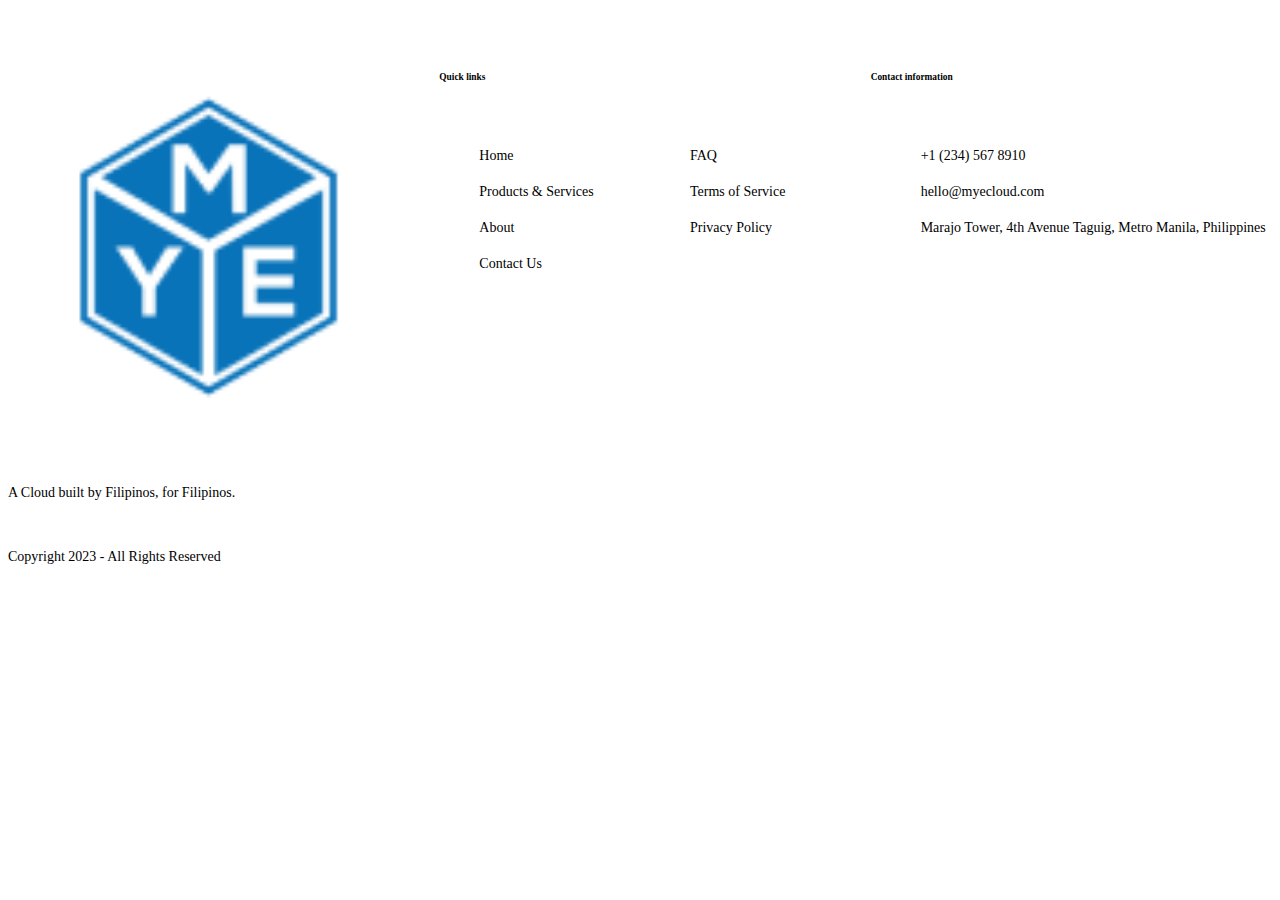
<file: src/component/footer.html>
<!DOCTYPE html>
<html lang="en">

<head>
    <meta charset="UTF-8">
    <meta http-equiv="X-UA-Compatible" content="IE=edge">
    <meta name="viewport" content="width=device-width, initial-scale=1.0">

    <!-- STYLESHEETS -->
    <link rel="stylesheet" href="/css/footer.css">

    <title>Document</title>
</head>

<body>

    <nav id="footer">
        <div class="mt-1">
            <div class="footer">
                <div class="one">
                    <img id="logo" src="/public/logo/MYE-Logo.png" title="Logo" alt="Logo" />
                    <p class="company-description">A Cloud built by Filipinos, for Filipinos.</p>
                    <p>Copyright 2023 - All Rights Reserved</p>
                </div>

                <div class="two">
                    <h6>Quick links</h6>
                    <div>
                        <ul>
                            <li>Home</li>
                            <li>Products & Services</li>
                            <li>About</li>
                            <li>Contact Us</li>
                        </ul>

                        <ul>
                            <li>FAQ</li>
                            <li>Terms of Service</li>
                            <li>Privacy Policy</li>
                        </ul>
                    </div>

                </div>

                <div class="three">
                    <h6>Contact information</h6>
                    <ul>
                        <li>
                            <i class="fa-solid fa-phone-volume"></i>
                            +1 (234) 567 8910
                        </li>
                        <li>
                            <i class="fa-solid fa-envelope"></i>
                            hello@myecloud.com
                        </li>
                        <li>
                            <i class="fa-sharp fa-solid fa-location-dot"></i>
                            Marajo Tower, 4th Avenue
                            Taguig, Metro Manila, Philippines
                        </li>
                    </ul>
                </div>
            </div>

        </div>
    </nav>

</body>

</html>
</file>
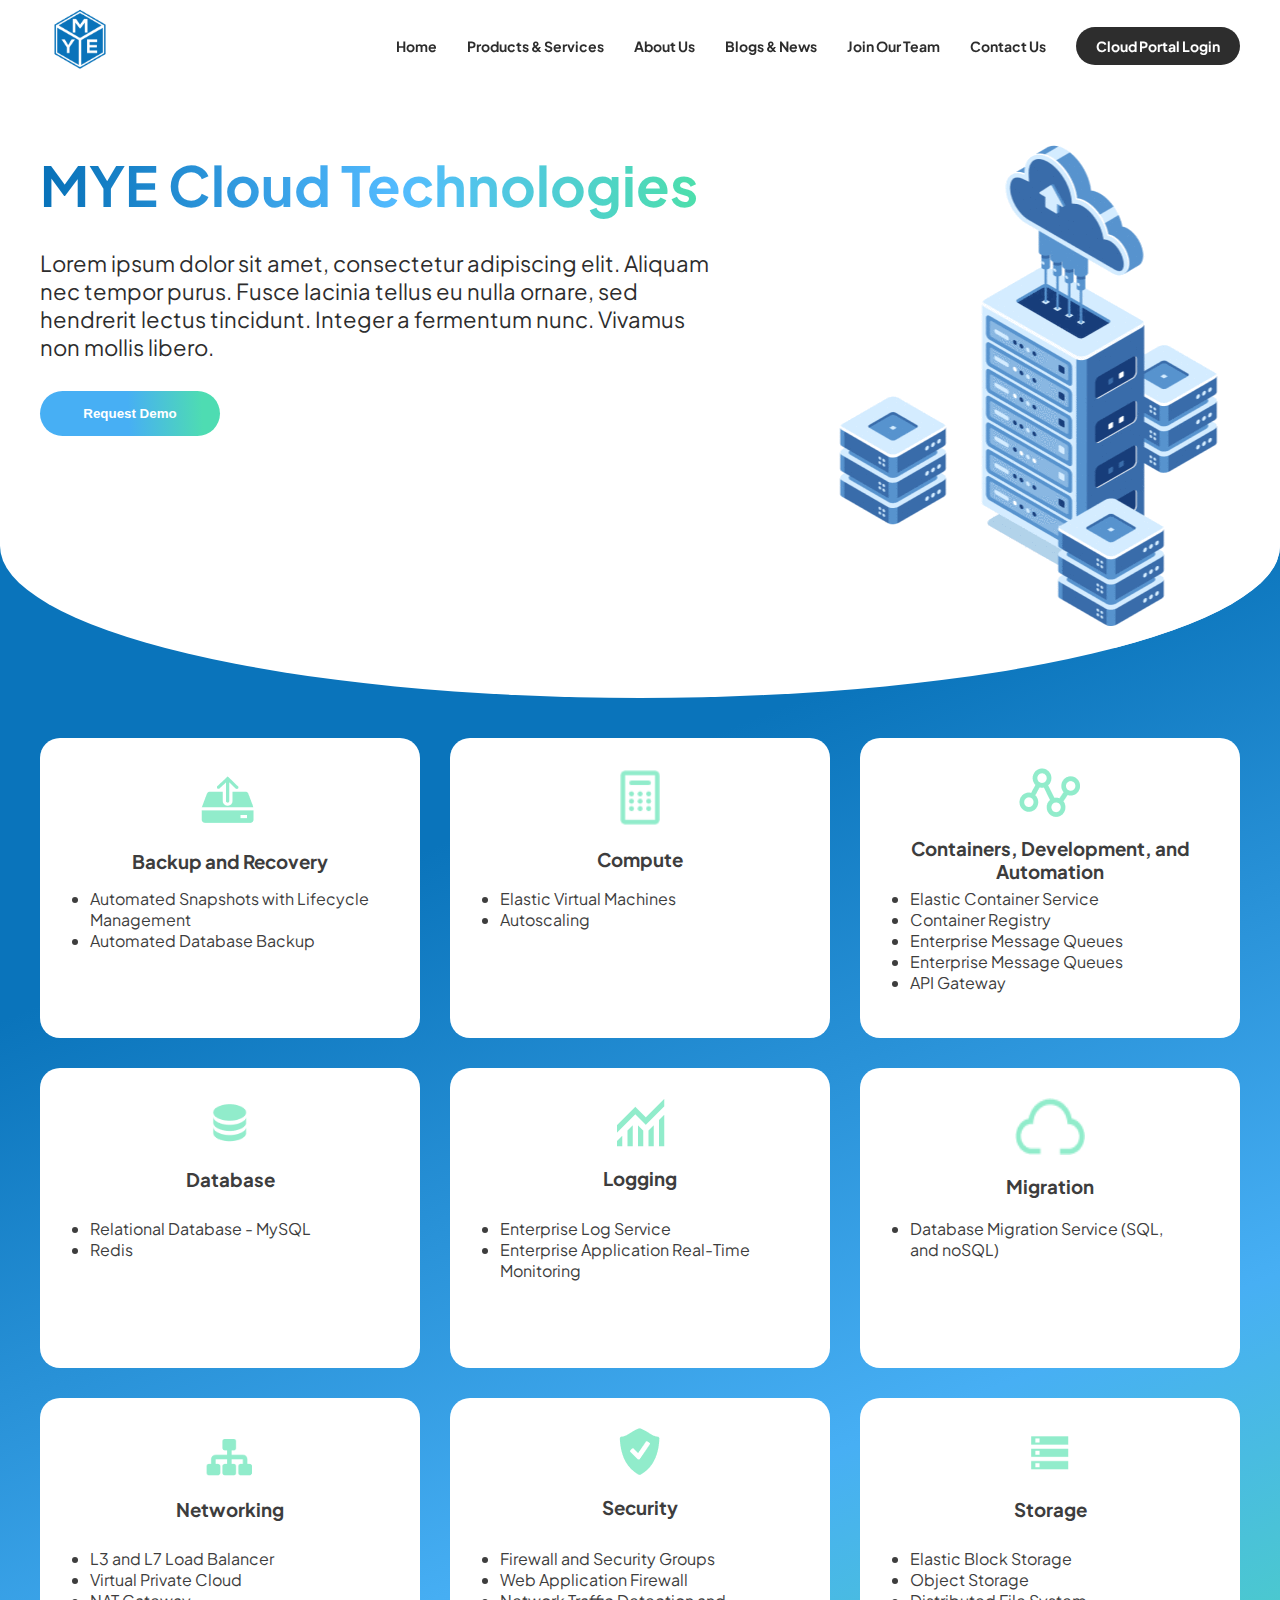
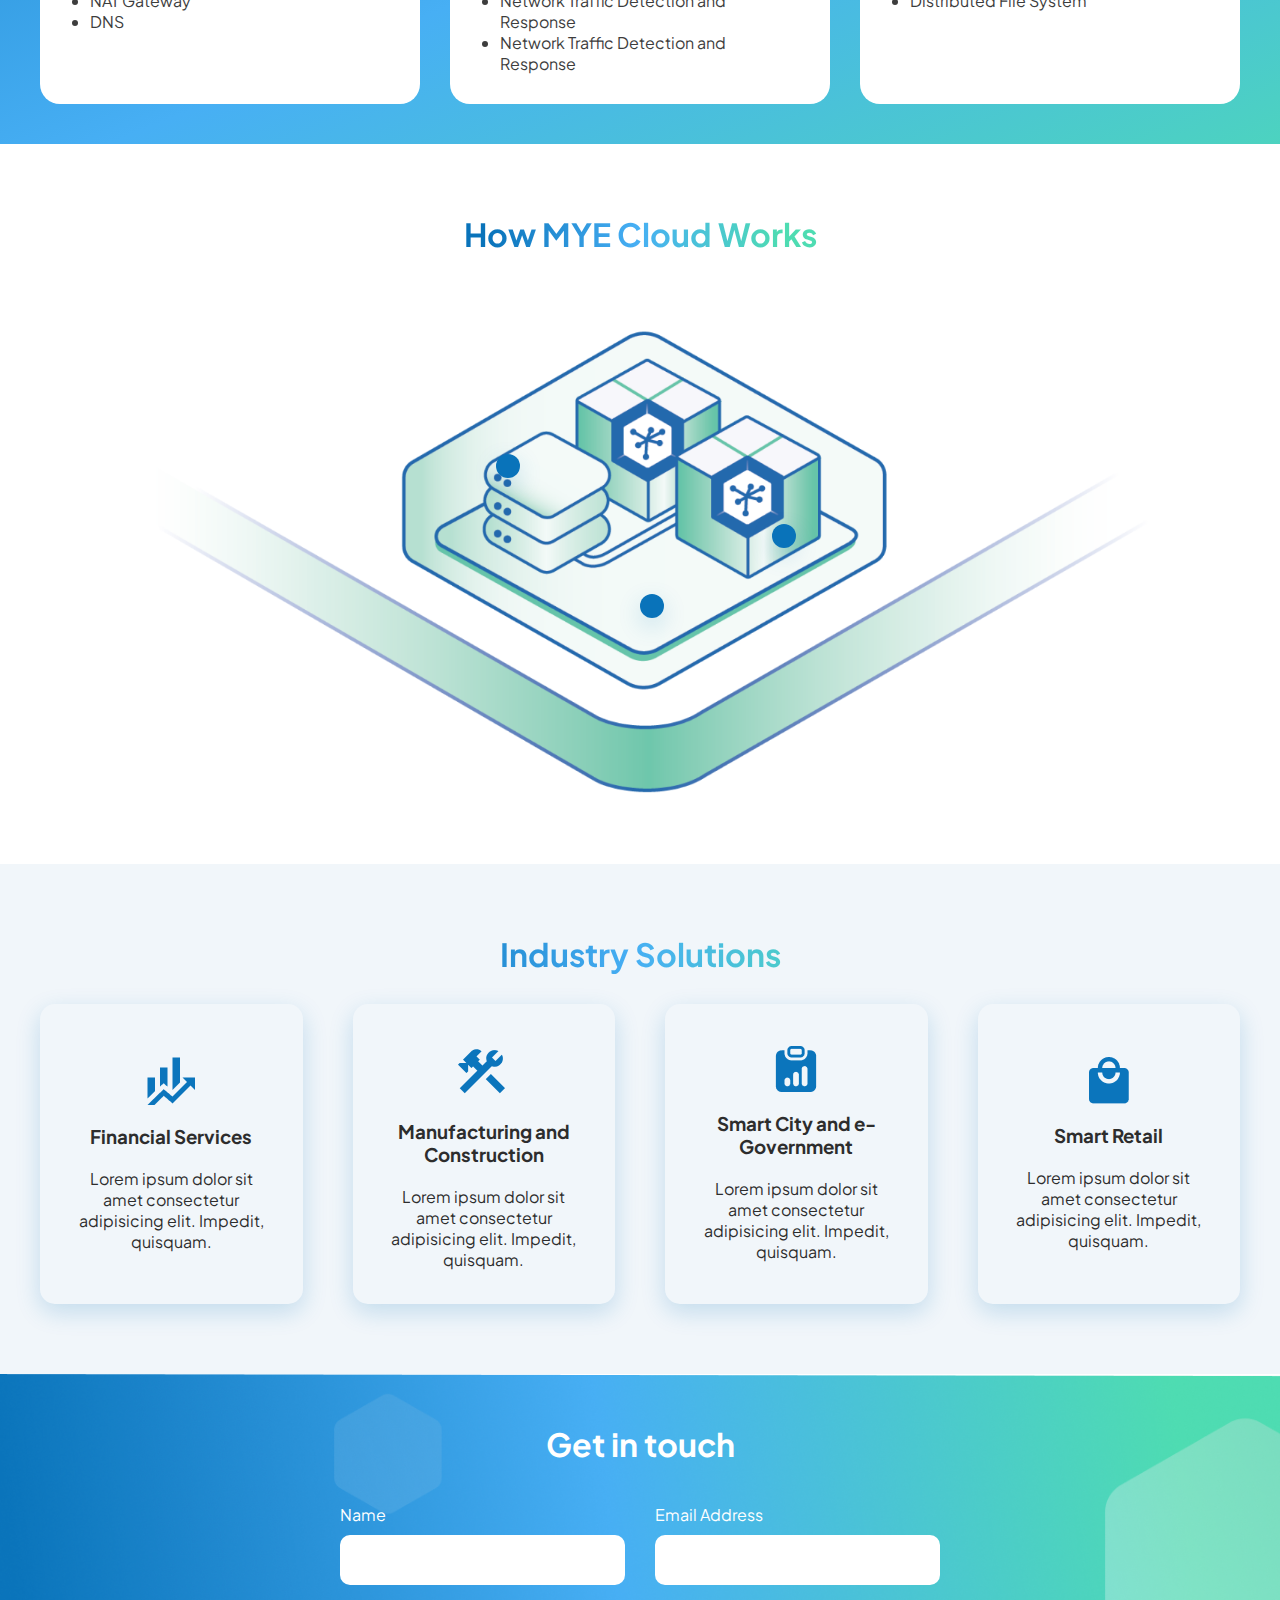
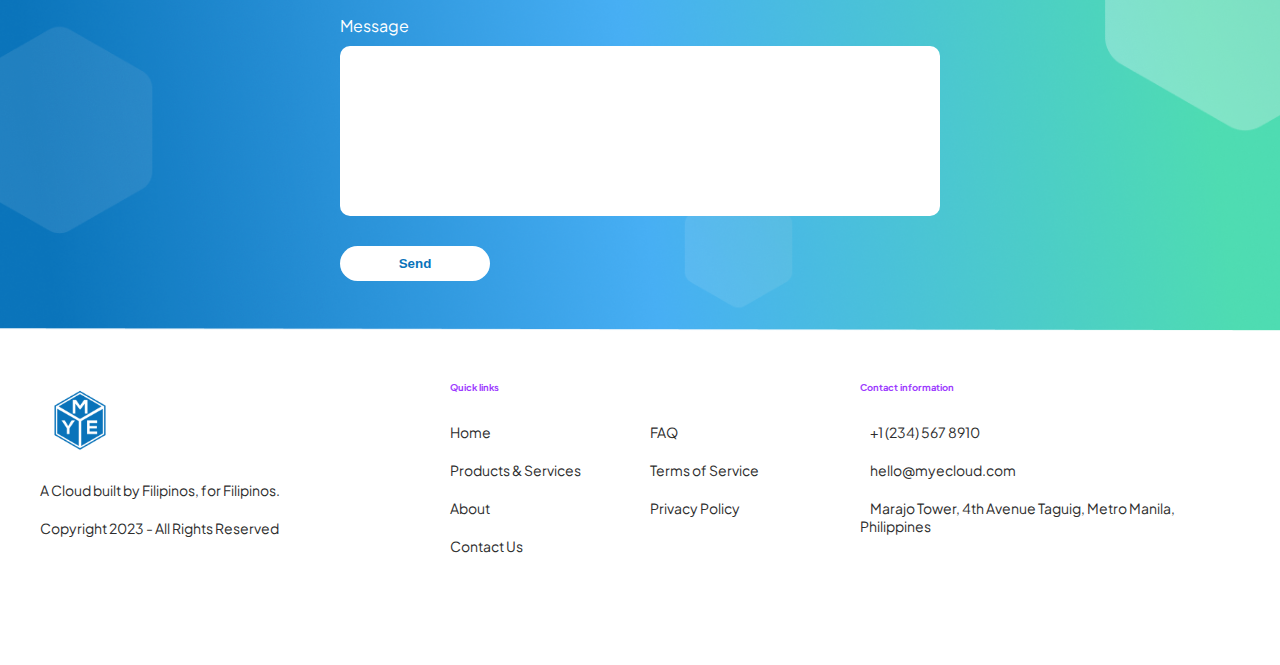
<file: src/view/products_services.html>
<!DOCTYPE html>
<html lang="en">

<head>
    <meta charset="UTF-8">
    <meta http-equiv="X-UA-Compatible" content="IE=edge">
    <meta name="viewport" content="width=device-width, initial-scale=1.0">

    <!-- STYLESHEETS -->
    <link rel="stylesheet" href="/css/main.css">
    <link rel="stylesheet" href="/css/products_services.css">

    <!-- FONT -->
    <link rel="preconnect" href="https://fonts.googleapis.com">
    <link rel="preconnect" href="https://fonts.gstatic.com" crossorigin>
    <link href="https://fonts.googleapis.com/css2?family=Plus+Jakarta+Sans:wght@200;300;400;600;700&display=swap"
        rel="stylesheet">

    <!-- ICONS -->
    <link rel="stylesheet" href="https://cdnjs.cloudflare.com/ajax/libs/font-awesome/6.4.0/css/all.min.css"
        integrity="sha512-iecdLmaskl7CVkqkXNQ/ZH/XLlvWZOJyj7Yy7tcenmpD1ypASozpmT/E0iPtmFIB46ZmdtAc9eNBvH0H/ZpiBw=="
        crossorigin="anonymous" referrerpolicy="no-referrer" />

    <!-- TAB FAVICON -->
    <link rel="icon" href="/public/ico/favicon.ico" type="image/x-icon" />

    <title>MYE | Products & Services</title>
</head>

<body>

    <!-- HEADER -->
    <div id="nav"></div>

    <!-- MAIN -->
    <main id="main">

        <div class="part-1">
            <div class="mt-1">

                <div>
                    <div id="one">
                        <h1>MYE Cloud Technologies</h1>
                        <p>Lorem ipsum dolor sit amet, consectetur adipiscing elit. Aliquam nec tempor purus. Fusce
                            lacinia tellus eu nulla ornare,
                            sed hendrerit lectus tincidunt. Integer a fermentum nunc. Vivamus non mollis libero.</p>
                        <button>Request Demo</button>
                    </div>
                    <img src="/public/images/database2.gif" alt="Database" />
                </div>

                <i class="fa-solid fa-chevron-down"></i>
            </div>
        </div>

        <div class="part-2">
            <div class="mt-1">
                <div class="item">
                    <div class="title">
                        <img src="/public/icons/prod1.png" alt="Section-1" />
                        <h3>Backup and Recovery</h3>
                    </div>

                    <ul>
                        <li>Automated Snapshots with Lifecycle Management</li>
                        <li>Automated Database Backup</li>
                    </ul>
                </div>

                <div class="item">
                    <div class="title">
                        <img src="/public/icons/prod2.png" alt="Section-1" style="height: 60px; width: 60px;" />
                        <h3>Compute</h3>
                    </div>

                    <ul>
                        <li>Elastic Virtual Machines</li>
                        <li>Autoscaling</li>
                    </ul>
                </div>

                <div class="item">
                    <div class="title">
                        <img src="/public/icons/prod3.png" alt="Section-1" />
                        <h3>Containers, Development, and Automation</h3>
                    </div>

                    <ul>
                        <li>Elastic Container Service</li>
                        <li>Container Registry</li>
                        <li>Enterprise Message Queues</li>
                        <li>Enterprise Message Queues</li>
                        <li>API Gateway</li>
                    </ul>
                </div>
                <div class="item">
                    <div class="title">
                        <img src="/public/icons/prod4.png" alt="Section-1" style="height: 50px; width: 50px;" />
                        <h3>Database</h3>
                    </div>

                    <ul>
                        <li>Relational Database - MySQL</li>
                        <li>Redis</li>
                    </ul>
                </div>
                <div class="item">
                    <div class="title">
                        <img src="/public/icons/prod5.png" alt="Section-1" />
                        <h3>Logging</h3>
                    </div>

                    <ul>
                        <li>Enterprise Log Service</li>
                        <li>Enterprise Application Real-Time Monitoring</li>
                    </ul>
                </div>
                <div class="item">
                    <div class="title">
                        <img src="/public/icons/prod6.png" alt="Section-1" style="height: 70px; width: 70px;" />
                        <h3>Migration</h3>
                    </div>

                    <ul>
                        <li>Database Migration Service (SQL, and noSQL)</li>
                    </ul>
                </div>
                <div class="item">
                    <div class="title">
                        <img src="/public/icons/prod7.png" alt="Section-1" style="height: 50px; width: 50px;" />
                        <h3>Networking</h3>
                    </div>

                    <ul>
                        <li>L3 and L7 Load Balancer</li>
                        <li>Virtual Private Cloud</li>
                        <li>NAT Gateway</li>
                        <li>DNS</li>
                    </ul>
                </div>
                <div class="item">
                    <div class="title">
                        <img src="/public/icons/prod8.png" alt="Section-1" />
                        <h3>Security</h3>
                    </div>

                    <ul>
                        <li>Firewall and Security Groups</li>
                        <li>Web Application Firewall</li>
                        <li>Network Traffic Detection and Response</li>
                        <li>Network Traffic Detection and Response</li>
                    </ul>
                </div>
                <div class="item">
                    <div class="title">
                        <img src="/public/icons/prod9.png" alt="Section-1" style="height: 50px; width: 50px;" />
                        <h3>Storage</h3>
                    </div>

                    <ul>
                        <li>Elastic Block Storage</li>
                        <li>Object Storage</li>
                        <li>Distributed File System</li>
                    </ul>
                </div>
            </div>
        </div>

        <div class="part-4">
            <div class="mt-1">
                <div class="one">
                    <h1>How MYE Cloud Works</h1>

                    <div class="image-container">
                        <div id="dot-1"></div>
                        <div id="dot-1-line"></div>
                        <div id="dot-1-round"></div>
                        <div id="pop-1">
                            <div id="pop1-content" class="popup-content1">
                                <h2>Compute</h2>
                                <ul>
                                    <li>Elastic Virtual Machine</li>
                                    <li>Autoscaling</li>
                                </ul>
                            </div>
                        </div>

                        <div id="dot-2"></div>
                        <div id="dot-2-line"></div>
                        <div id="dot-2-round"></div>
                        <div id="pop-2">
                            <div id="pop2-content" class="popup-content2">
                                <h2>Database</h2>
                                <ul>
                                    <li>Relational Database - MySQL</li>
                                    <li>Redis</li>
                                </ul </div>
                            </div>
                        </div>

                        <div id="dot-3"></div>
                        <div id="dot-3-line"></div>
                        <div id="dot-3-round"></div>
                        <div id="pop-3">
                            <div id="pop3-content" class="popup-content3">
                                <h2>Storage</h2>
                                <ul>
                                    <li>Elastic Block Storage</li>
                                    <li>Object Storage</li>
                                    <li>Distributed File System</li>
                                </ul>
                            </div>
                        </div>
                    </div>
                </div>
            </div>
        </div>

        <div class="part-3">
            <div class="mt-1">
                <div class="one">
                    <h1>Industry Solutions</h1>
                </div>
                <ul>
                    <li onmouseover="(function() {
                        document.querySelector('#img1').setAttribute('src', '/public/icons/chartWhite.png');
                    })()" onmouseout="(function() {
                        document.querySelector('#img1').setAttribute('src', '/public/icons/chart.png');
                    })()">
                        <img src="/public/icons/chart.png" alt="Section-1" id="img1" />
                        <h3>Financial Services</h3>
                        <p>Lorem ipsum dolor sit amet consectetur adipisicing elit. Impedit, quisquam.</p>
                    </li>

                    <li onmouseover="(function() {
                        document.querySelector('#img2').setAttribute('src', '/public/icons/toolWhite.png');
                    })()" onmouseout="(function() {
                        document.querySelector('#img2').setAttribute('src', '/public/icons/tool.png');
                    })()">
                        <img src="/public/icons/tool.png" alt="Section-1" id="img2" />
                        <h3>Manufacturing and Construction</h3>
                        <p>Lorem ipsum dolor sit amet consectetur adipisicing elit. Impedit, quisquam.</p>
                    </li>

                    <li onmouseover="(function() {
                        document.querySelector('#img3').setAttribute('src', '/public/icons/chart2White.png');
                    })()" onmouseout="(function() {
                        document.querySelector('#img3').setAttribute('src', '/public/icons/chart2.png');
                    })()">
                        <img src="/public/icons/chart2.png" alt="Section-1" id="img3" />
                        <h3>Smart City and
                            e-Government
                        </h3>
                        <p>Lorem ipsum dolor sit amet consectetur adipisicing elit. Impedit, quisquam.</p>
                    </li>

                    <li onmouseover="(function() {
                        document.querySelector('#img4').setAttribute('src', '/public/icons/bagWhite.png');
                    })()" onmouseout="(function() {
                        document.querySelector('#img4').setAttribute('src', '/public/icons/bag.png');
                    })()">
                        <img src="/public/icons/bag.png" alt="Section-1" id="img4" />
                        <h3>Smart Retail</h3>
                        <p>Lorem ipsum dolor sit amet consectetur adipisicing elit. Impedit, quisquam.</p>
                    </li>
                </ul>
            </div>
        </div>

        <div class="part-6">
            <div class="container">
                <div class="mt-1">
                    <h1>Get in touch</h1>

                    <form>
                        <section>
                            <label for="Name">Name</label>
                            <input type="text" placeholder="Name" />
                        </section>

                        <section>
                            <label for="Email Address">Email Address</label>
                            <input type="text" placeholder="Email Address" />
                        </section>

                        <section id="textarea">
                            <label for="Message">Message</label>
                            <textarea name="Message" id="" cols="30" rows="10" placeholder="Message"></textarea>
                        </section>

                        <input type="submit" value="Send" id="send">
                    </form>
                </div>
            </div>
        </div>

    </main>

    <!-- FOOTER -->
    <div id="footer"></div>

    <!-- JQUERY TAG -->
    <script src="https://ajax.googleapis.com/ajax/libs/jquery/3.6.1/jquery.min.js"></script>

    <!-- CUSTOM SCRIPTS -->
    <script type="module" src="/js/main.js"></script>
    <script type="module" src="/js/products_services.js"></script>

</body>

</html>
</file>
<file: css/footer.css>
.footer {
    display: grid;
    grid-template-columns: repeat(3, 1fr);
    gap: 30px;
    margin-top: 50px;
    min-height: 100px;
}

.footer div {
    font-size: 14px;
    display: flex;
    flex-direction: column;
    gap: 20px;
    margin-bottom: 50px;
}

.footer div h6 {
    color: var(--violet-color);
    font-weight: 700;
}

.footer .two div {
    display: grid;
    grid-template-columns: repeat(2, 1fr);
}

.footer .two div ul li {
    list-style: none;
    padding: 10px 0;
    transition: 300ms;
}

.footer .two div ul li:hover {
    color: var(--violet-color);
    cursor: pointer;
}

.footer .three ul li {
    list-style: none;
    padding: 10px 0;
    animation-duration: 300ms;
}

.footer .three ul li:hover {
    color: var(--violet-color);
    cursor: pointer;
}

.footer .three ul li i {
    padding-right: 10px;
}

/* ====== BREAK POINTS ====== */

@media only screen and (max-width: 1200px) {
    .footer {
        grid-template-columns: repeat(3, 1fr);
    }

    .footer div {
        margin-bottom: 30px;
    }
}

@media only screen and (max-width: 992px) {
    .footer {
        grid-template-columns: repeat(2, 1fr);
    }

    .footer div {
        margin-bottom: 20px;
    }
}

@media only screen and (max-width: 576px) {
    .footer {
        grid-template-columns: repeat(1, 1fr);
    }

    .footer div {
        margin-bottom: 10px;
    }
}
</file>
<file: css/main.css>
/* GLOBAL CONFIG */
* {
    box-sizing: border-box;
    margin: 0;
    padding: 0;
}

html,
body {
    height: 100%;
    font-family: 'Plus Jakarta Sans', sans-serif !important;
    color: var(--main-dark);
}

/* GLOBAL MARGIN */
.mt-1 {
    max-width: 1200px;
    margin: 0 auto;
}

/* GLOBAL COLORS */
:root {
    --main-color: #0973BA;
    --main-color-light: #D4ECFF;
    --secondary-color: #0D77BE;
    --secondary-color-bg: #0B75BC;

    --violet-color: #9D3CFF;
    --violet-color-light: #DBDAFF;

    --main-dark: #2D2D2D;
    --main-dark-light: #545454;
    --secondary-dark: #3D3D3D;

    --border-light: #B8C6D0;

    --green-color: #4ED7BB;
    --red-color: #F55656;
    --yellow-color: #FEC925;
    --blue-color: #349DE2;
}

/* TAB VIEW */
/* @media (max-width: 768px) {
    .mt-1 {
        margin: 0 30px;
    }
} */

/* MOBILE VIEW */
/* @media only screen and (max-width: 1200px) {
    .mt-1 {
        margin: 0 50px;
    }
} */

/* Tablet */
/* @media only screen and (max-width: 992px) {
    .mt-1 {
        margin: 0 30px;
    }
} */

/* Mobile */
/* @media only screen and (max-width: 576px) {
    .mt-1 {
        margin: 0 20px;
    }
} */
</file>
<file: css/products_services.css>
#main {
    margin-top: 90px;
}

/* PART 1 */
.part-1 {
    width: 100%;
    min-height: 500px;
    background: transparent;
    border-bottom-left-radius: 50% 25%;
    border-bottom-right-radius: 50% 25%;
    position: relative;
    overflow: hidden;
    background-color: #fff;
    position: relative;
}

.part-1 .mt-1 div {
    display: grid;
    grid-template-columns: repeat(7, 1fr);
    gap: 20px;
    margin-top: 30px;
}

.part-1 .mt-1 div #one {
    grid-column: span 4;
    display: flex;
    flex-direction: column;
    justify-content: start;
    align-self: start;
    gap: 30px;
}

.part-1 .mt-1 img {
    margin-top: -140px;
    grid-column: span 3;
    padding-bottom: 50px;
}

.part-1 .mt-1 div #one h1 {
    font-weight: 700;
    font-size: 55px;
    background: linear-gradient(90.32deg, #0973BA 1.83%, #53BBFF 52.96%, #4DDFAB 97.44%);
    -webkit-background-clip: text;
    -moz-background-clip: text;
    background-clip: text;
    color: transparent;
}

.part-1 .mt-1 div #one p {
    font-size: 22px;
}

.part-1 .mt-1 div #one button {
    width: 180px;
    border: none;
    background: linear-gradient(87.1deg, #47AFF4 48.9%, #4EDCB2 89.75%);
    color: #fff;
    padding: 15px 0;
    border-radius: 9999px;
    font-weight: bold;
}

.part-1 .mt-1 div #one button:hover {
    cursor: pointer;
    background: var(--main-color);
}

.part-1 .mt-1 div #two img {
    width: 100%;
}

.fa-chevron-down {
    position: absolute;
    bottom: 20px;
    left: 50%;
    transform: translateX(-50%);
    font-size: 30px;
    background: linear-gradient(87.1deg, #0973BA 6.32%, #47AFF4 48.9%, #4EDCB2 89.75%);
    -webkit-background-clip: text;
    -moz-background-clip: text;
    background-clip: text;
    color: transparent;
}

.fa-chevron-down:hover {
    cursor: pointer;
    filter: drop-shadow(0 0 0.75rem rgba(9, 115, 186, 0.8));
}

/* PART 2 */
.part-2 {
    margin-top: -200px;
    padding-top: 200px;
    background: linear-gradient(158.12deg, #0A74BB 29.7%, #47AFF4 73.26%, #4EDCB2 107.03%);
}

.part-2 .mt-1 {
    display: grid;
    grid-template-columns: repeat(3, 1fr);
    padding: 40px 0;
    gap: 30px;
}

.part-2 .item {
    display: flex;
    justify-content: start;
    align-items: start;
    flex-direction: column;
    gap: 20px;
    border-radius: 20px;
    background-color: #fff;
    padding: 30px;
    min-height: 300px;
}

.part-2 .item .title {
    width: 100%;
    display: flex;
    justify-content: start;
    align-items: center;
    flex-direction: column;
    gap: 20px;
    text-align: center;
    height: 100px;
}

.part-2 .mt-1 .item {
    color: var(--secondary-dark);
}

.part-2 .mt-1 .item ul {
    padding: 0 20px;
    display: flex;
    justify-content: start;
    align-items: start;
    flex-direction: column;
}

.part-2 .mt-1 .item ul li {
    text-align: left;
}

/* PART 3 */
.part-3 {
    padding: 70px 0;
    background-color: #F1F6FA;
}

.part-3 .mt-1 .one {
    display: flex;
    flex-direction: column;
    justify-content: center;
    align-items: center;
    gap: 40px;
    padding-bottom: 30px;
}

.part-3 .mt-1 .one h1 {
    text-align: center;
    width: 50%;
}

.part-3 .mt-1 .one h1 {
    background: linear-gradient(87.1deg, #0973BA 6.32%, #47AFF4 48.9%, #4EDCB2 89.75%);
    -webkit-background-clip: text;
    -moz-background-clip: text;
    background-clip: text;
    color: transparent;
    font-weight: 700;
}

.part-3 .mt-1 ul {
    display: grid;
    grid-template-columns: repeat(4, 1fr);
    gap: 50px;
}

.part-3 .mt-1 ul h3 {
    text-align: center;
}

.part-3 .mt-1 ul li {
    box-shadow: 0px 8px 24px rgba(9, 115, 186, 0.2);
    list-style: none;
    display: flex;
    gap: 20px;
    flex-direction: column;
    justify-content: center;
    align-items: center;
    padding: 30px;
    border-radius: 15px;
    min-height: 300px;
    animation-duration: 300ms;
}


.part-3 .mt-1 ul li:hover {
    cursor: pointer;
    color: #fff;
    background: linear-gradient(42.65deg, #0C76BD 3.32%, #7BDEC1 96.25%);
}

.part-3 .mt-1 ul li p {
    text-align: center;
}

/* PART 4 */
.part-4 {
    padding: 70px 0;
}

.part-4 .mt-1 .one {
    display: flex;
    flex-direction: column;
    justify-content: center;
    align-items: center;
    gap: 40px;
}

.part-4 .mt-1 .one h1 {
    background: linear-gradient(87.1deg, #0973BA 6.32%, #47AFF4 48.9%, #4EDCB2 89.75%);
    -webkit-background-clip: text;
    -moz-background-clip: text;
    background-clip: text;
    color: transparent;
    font-weight: 700;
}

.part-4 .mt-1 .one .image-container {
    background-image: url("/public/images/bigdatabase.png");
    background-position: center;
    background-size: contain;
    background-repeat: no-repeat;
    height: 500px;
    width: 100%;
    position: relative;
}

/* ===== ALL POPS =====  */

.popup-content1,
.popup-content2,
.popup-content3 {
    display: none;
}

.popup-content1-show h2,
.popup-content2-show h2,
.popup-content3-show h2 {
    margin-bottom: 10px;
}

/* POP 1 */

.part-4 .mt-1 .one .image-container #pop-1 {
    position: absolute;
    top: 32%;
    left: 38%;
    height: 100px;
    width: 100px;
    cursor: pointer;
    position: relative;
    z-index: 20;
}

.part-4 .mt-1 .one .image-container #dot-1 {
    height: 1.5rem;
    width: 1.5rem;
    background-color: var(--main-color);
    border-radius: 9999px;
    box-shadow: 0px 8px 24px rgba(9, 115, 186, 0.2);
    animation: blink 1s ease-in-out infinite;
    position: absolute;
    z-index: 9;
    top: 32%;
    left: 38%;
}

.popup-content1-show {
    position: absolute;
    top: -50%;
    left: -350px;
    min-height: 100px;
    min-width: 250px;
    border-radius: 20px;
    padding: 30px;
    display: block;
    color: #fff;
    background-color: var(--main-color);
    box-shadow: 0px 8px 24px rgba(9, 115, 186, 0.2);
    transition: opacity 0.3s ease-in-out, visibility 0.3s ease-in-out;
}

#dot-1-line {
    background-color: var(--main-color);
    position: absolute;
    left: 29%;
    top: 34%;
    width: 120px;
    height: 5px;
    z-index: 20;
    display: none;
}

#dot-1-round {
    background-color: var(--main-color);
    position: absolute;
    left: 38.2%;
    top: 32.4%;
    border-radius: 9999px;
    width: 20px;
    height: 20px;
    z-index: 9;
    display: none;
}

/* POP 2 */

.part-4 .mt-1 .one .image-container #pop-2 {
    position: absolute;
    top: 31%;
    right: 37%;
    height: 100px;
    width: 100px;
    cursor: pointer;
    z-index: 20;
}

.part-4 .mt-1 .one .image-container #dot-2 {
    height: 1.5rem;
    width: 1.5rem;
    background-color: var(--main-color);
    border-radius: 9999px;
    box-shadow: 0px 8px 24px rgba(9, 115, 186, 0.2);
    animation: blink 1s ease-in-out infinite;
    position: absolute;
    z-index: 9;
    top: 46%;
    right: 37%;
}

.popup-content2-show {
    position: absolute;
    top: 20%;
    left: 380px;
    min-height: 100px;
    min-width: 250px;
    border-radius: 20px;
    padding: 30px;
    display: block;
    color: #fff;
    background-color: var(--main-color);
    box-shadow: 0px 8px 24px rgba(9, 115, 186, 0.2);
    transition: opacity 0.3s ease-in-out, visibility 0.3s ease-in-out;
}

#dot-2-line {
    background-color: var(--main-color);
    position: absolute;
    right: 29%;
    top: 47.8%;
    width: 110px;
    height: 5px;
    z-index: 20;
    display: none;
}

#dot-2-round {
    background-color: var(--main-color);
    position: absolute;
    right: 37.2%;
    top: 46.4%;
    border-radius: 9999px;
    width: 20px;
    height: 20px;
    z-index: 9;
    display: none;
}

/* POP 3 */

.part-4 .mt-1 .one .image-container #pop-3 {
    transform: translate(-50%, -50%);
    position: absolute;
    top: 60%;
    left: 50%;
    height: 100px;
    width: 100px;
    cursor: pointer;
    z-index: 20;
}

.part-4 .mt-1 .one .image-container #dot-3 {
    height: 1.5rem;
    width: 1.5rem;
    background-color: var(--main-color);
    border-radius: 9999px;
    box-shadow: 0px 8px 24px rgba(9, 115, 186, 0.2);
    animation: blink 1s ease-in-out infinite;
    position: absolute;
    z-index: 9;
    top: 60%;
    left: 50%;
}

.popup-content3-show {
    position: absolute;
    right: -350px;
    min-height: 100px;
    min-width: 250px;
    border-radius: 20px;
    padding: 30px;
    display: block;
    color: #fff;
    background-color: var(--main-color);
}

#dot-3-line {
    background-color: var(--main-color);
    position: absolute;
    top: 62%;
    left: 51%;
    width: 140px;
    height: 5px;
    z-index: 20;
    display: none;
}

#dot-3-round {
    background-color: var(--main-color);
    position: absolute;
    top: 60.5%;
    left: 50.2%;
    border-radius: 9999px;
    width: 20px;
    height: 20px;
    z-index: 9;
    display: none;
}

/* ===== KEY FRAMES ===== */
@keyframes blink {
    0% {
        opacity: 1;
    }

    50% {
        opacity: 0;
    }

    100% {
        opacity: 1;
    }
}

/* PART 6 */
.part-6 .container {
    min-height: 400px;
    background-image: url("/public/bg/bg-form.png");
    background-repeat: no-repeat;
    background-position: center;
    background-size: cover;
    color: #fff;
}

.part-6 .container .mt-1 {
    padding: 50px 0;
}

.part-6 .container .mt-1 h1 {
    text-align: center;
    padding-bottom: 40px;
}

.part-6 .container .mt-1 form {
    gap: 30px;
    padding: 0 300px;
    display: grid;
    grid-template-columns: repeat(2, 1fr);
}

.part-6 .container .mt-1 form section {
    display: flex;
    flex-direction: column;
    justify-content: start;
    align-items: start;
    gap: 10px;
}

.part-6 .container .mt-1 form section input {
    outline: none;
    border-radius: 10px;
    background-color: #fff;
    border: none;
    height: 50px;
    width: 100%;
    padding-left: 10px;
}

.part-6 .container .mt-1 form section input::placeholder,
.part-6 .container .mt-1 form section textarea::placeholder {
    color: #fff;
}

.part-6 .container .mt-1 form #textarea {
    grid-column: span 2;
}

.part-6 .container .mt-1 form section textarea {
    resize: none;
    width: 100%;
    outline: none;
    border-radius: 10px;
    padding: 10px;
    background-color: #fff;
    border: none;
}

.part-6 .container .mt-1 form #send {
    padding: 10px 0;
    outline: none;
    border-radius: 10px;
    background-color: #fff;
    border: none;
    width: 150px;
    color: var(--main-color);
    border-radius: 9999px;
    font-weight: bold;
    transition: 300ms;
}

.part-6 .container .mt-1 form #send:hover {
    cursor: pointer;
}

/* ====== BREAK POINTS ====== */

@media only screen and (max-width: 1200px) {

    /* PART 3 */
    .part-3 .mt-1 ul {
        grid-template-columns: repeat(2, 1fr);
        gap: 30px;
    }
}

@media only screen and (max-width: 992px) {

    /* part 3 */
    .part-3 .mt-1 ul {
        grid-template-columns: repeat(2, 1fr);
        gap: 20px;
    }

    .part-3 .mt-1 .one h1,
    .part-3 .mt-1 .one p {
        width: 70%;
    }
}

@media only screen and (max-width: 576px) {

    /* part 3 */
    .part-3 .mt-1 ul {
        grid-template-columns: repeat(1, 1fr);
    }

    .part-3 .mt-1 .one h1,
    .part-3 .mt-1 .one p {
        width: 90%;
    }
}
</file>
